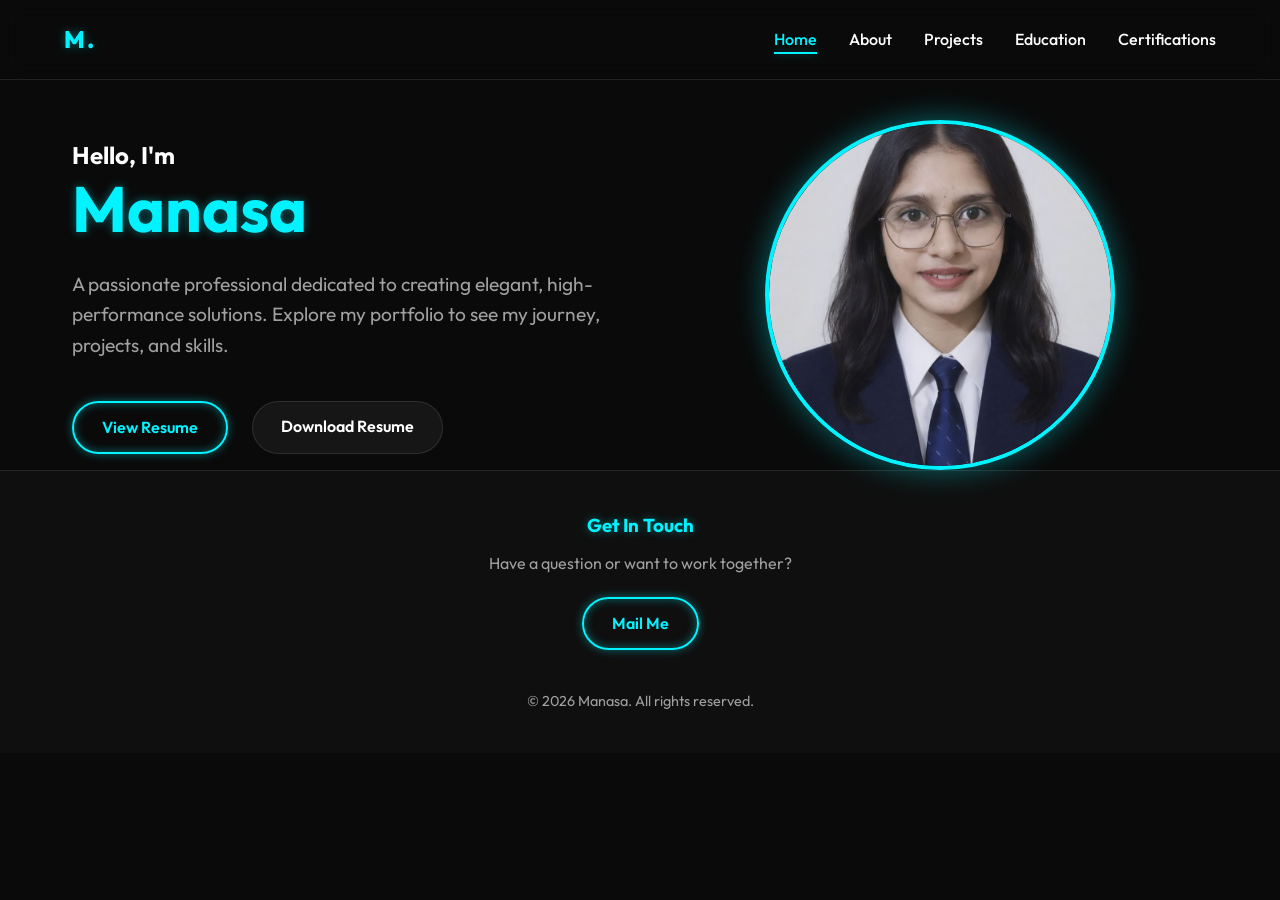
<file: index.html>
<!DOCTYPE html>
<html lang="en">
<head>
    <meta charset="UTF-8">
    <meta name="viewport" content="width=device-width, initial-scale=1.0">
    <title>Manasa | Professional Portfolio</title>
    <!-- Google Fonts -->
    <link rel="preconnect" href="https://fonts.googleapis.com">
    <link rel="preconnect" href="https://fonts.gstatic.com" crossorigin>
    <link href="https://fonts.googleapis.com/css2?family=Outfit:wght@300;400;500;600;700;800&display=swap" rel="stylesheet">
    <link rel="stylesheet" href="style.css">
</head>
<body>

    <!-- Navigation -->
    <nav class="navbar">
        <div class="nav-logo text-neon">M.</div>
        <div class="menu-toggle">
            <span></span>
            <span></span>
            <span></span>
        </div>
        <ul class="nav-links">
            <li><a href="index.html" class="active">Home</a></li>
            <li><a href="about.html">About</a></li>
            <li><a href="projects.html">Projects</a></li>
            <li><a href="education.html">Education</a></li>
            <li><a href="certification.html">Certifications</a></li>
        </ul>
    </nav>

    <!-- Main Content -->
    <main class="container">
        <section id="home" class="hero fade-in">
            <div class="hero-content">
                <h2>Hello, I'm</h2>
                <h1 class="text-neon">Manasa</h1>
                <p>A passionate professional dedicated to creating elegant, high-performance solutions. Explore my portfolio to see my journey, projects, and skills.</p>
                
                <div class="hero-buttons">
                    <!-- Target="_blank" to view in new tab -->
                    <a href="manasa resume.pdf" target="_blank" class="btn btn-primary">View Resume</a>
                    <!-- Download attribute to trigger download -->
                    <a href="manasa resume.pdf" download="Manasa_Resume.pdf" class="btn btn-secondary">Download Resume</a>
                </div>
            </div>
            
            <div class="hero-image-wrapper">
                <img src="manasa photo.jpeg" alt="Manasa Profile Photo" class="hero-image">
            </div>
        </section>
    </main>

    <!-- Global Footer -->
    <footer>
        <div class="container">
            <div class="contact-info fade-in">
                <h3 class="text-neon">Get In Touch</h3>
                <p>Have a question or want to work together?</p>
                <a href="mailto:your.email@example.com" class="btn btn-primary">Mail Me</a>
            </div>
            <p style="margin-top: 40px; color: var(--text-muted); font-size: 0.9rem;">&copy; 2026 Manasa. All rights reserved.</p>
        </div>
    </footer>

    <script src="script.js"></script>
</body>
</html>
</file>
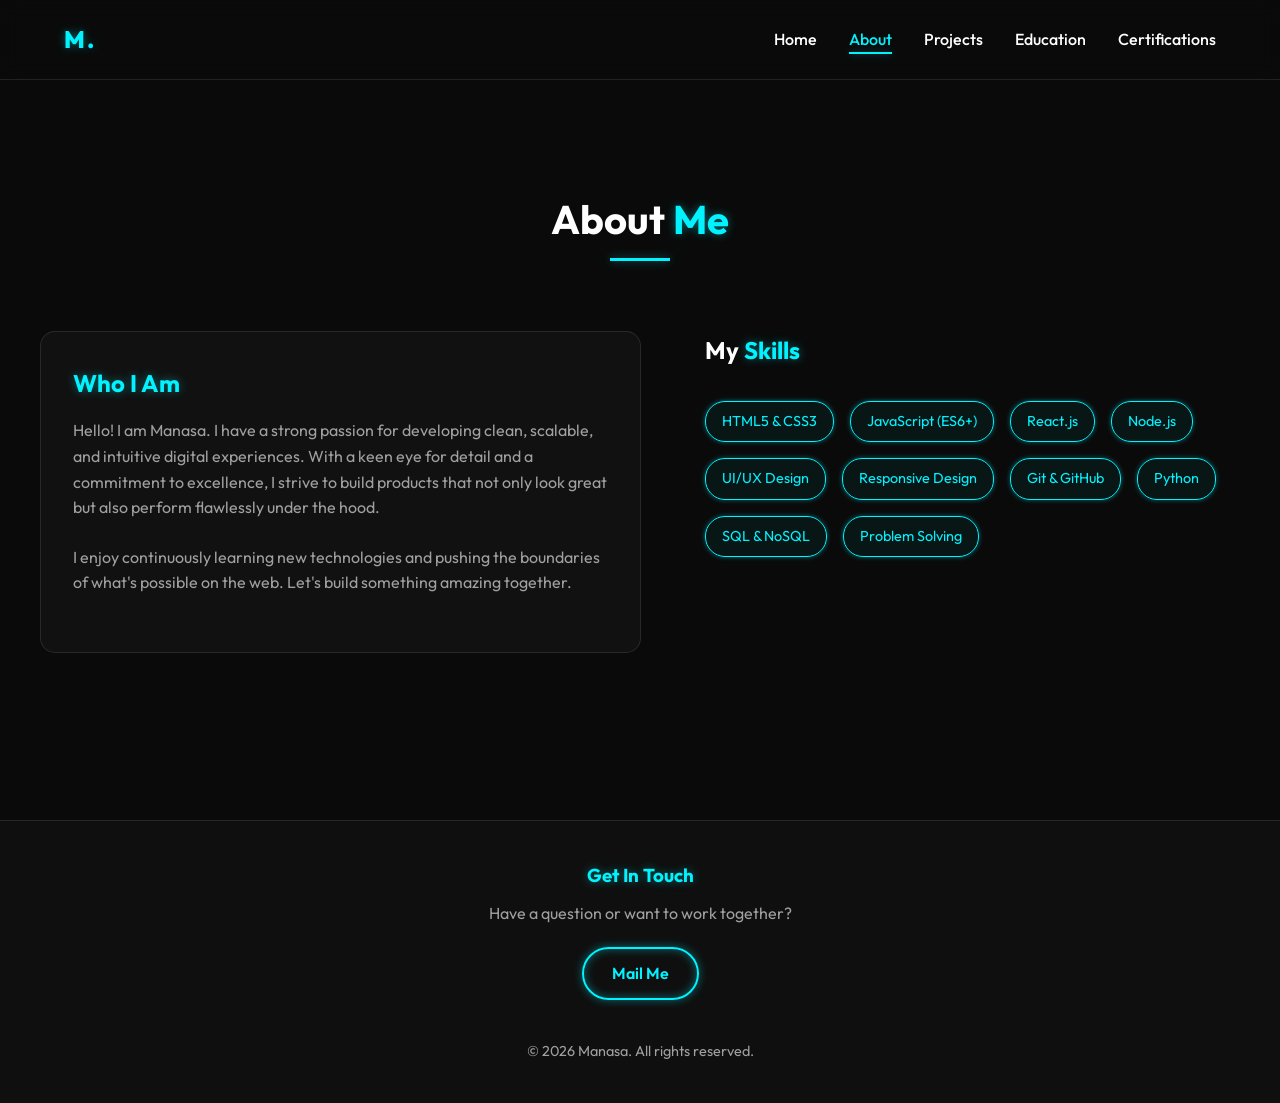
<file: about.html>
<!DOCTYPE html>
<html lang="en">
<head>
    <meta charset="UTF-8">
    <meta name="viewport" content="width=device-width, initial-scale=1.0">
    <title>About - Manasa | Professional Portfolio</title>
    <!-- Google Fonts -->
    <link rel="preconnect" href="https://fonts.googleapis.com">
    <link rel="preconnect" href="https://fonts.gstatic.com" crossorigin>
    <link href="https://fonts.googleapis.com/css2?family=Outfit:wght@300;400;500;600;700;800&display=swap" rel="stylesheet">
    <link rel="stylesheet" href="style.css">
</head>
<body>

    <!-- Navigation -->
    <nav class="navbar">
        <div class="nav-logo text-neon">M.</div>
        <div class="menu-toggle">
            <span></span>
            <span></span>
            <span></span>
        </div>
        <ul class="nav-links">
            <li><a href="index.html">Home</a></li>
            <li><a href="about.html" class="active">About</a></li>
            <li><a href="projects.html">Projects</a></li>
            <li><a href="education.html">Education</a></li>
            <li><a href="certification.html">Certifications</a></li>
        </ul>
    </nav>

    <!-- Main Content -->
    <main class="container section fade-in" style="padding-top: 120px;">
        <h2 class="section-title">About <span class="text-neon">Me</span></h2>
        
        <div style="display: flex; flex-wrap: wrap; gap: 4rem; align-items: flex-start; margin-top: 2rem;">
            <div style="flex: 1; min-width: 300px;" class="card fade-in">
                <h3 class="text-neon">Who I Am</h3>
                <p>Hello! I am Manasa. I have a strong passion for developing clean, scalable, and intuitive digital experiences. With a keen eye for detail and a commitment to excellence, I strive to build products that not only look great but also perform flawlessly under the hood.</p>
                <p>I enjoy continuously learning new technologies and pushing the boundaries of what's possible on the web. Let's build something amazing together.</p>
            </div>
            
            <div style="flex: 1; min-width: 300px;" class="fade-in">
                <h3 style="margin-bottom: 1.5rem; font-size: 1.5rem;">My <span class="text-neon">Skills</span></h3>
                <div class="skills-container">
                    <span class="skill-tag">HTML5 & CSS3</span>
                    <span class="skill-tag">JavaScript (ES6+)</span>
                    <span class="skill-tag">React.js</span>
                    <span class="skill-tag">Node.js</span>
                    <span class="skill-tag">UI/UX Design</span>
                    <span class="skill-tag">Responsive Design</span>
                    <span class="skill-tag">Git & GitHub</span>
                    <span class="skill-tag">Python</span>
                    <span class="skill-tag">SQL & NoSQL</span>
                    <span class="skill-tag">Problem Solving</span>
                </div>
            </div>
        </div>
    </main>

    <!-- Global Footer -->
    <footer>
        <div class="container">
            <div class="contact-info fade-in">
                <h3 class="text-neon">Get In Touch</h3>
                <p>Have a question or want to work together?</p>
                <a href="mailto:your.email@example.com" class="btn btn-primary">Mail Me</a>
            </div>
            <p style="margin-top: 40px; color: var(--text-muted); font-size: 0.9rem;">&copy; 2026 Manasa. All rights reserved.</p>
        </div>
    </footer>

    <script src="script.js"></script>
</body>
</html>
</file>
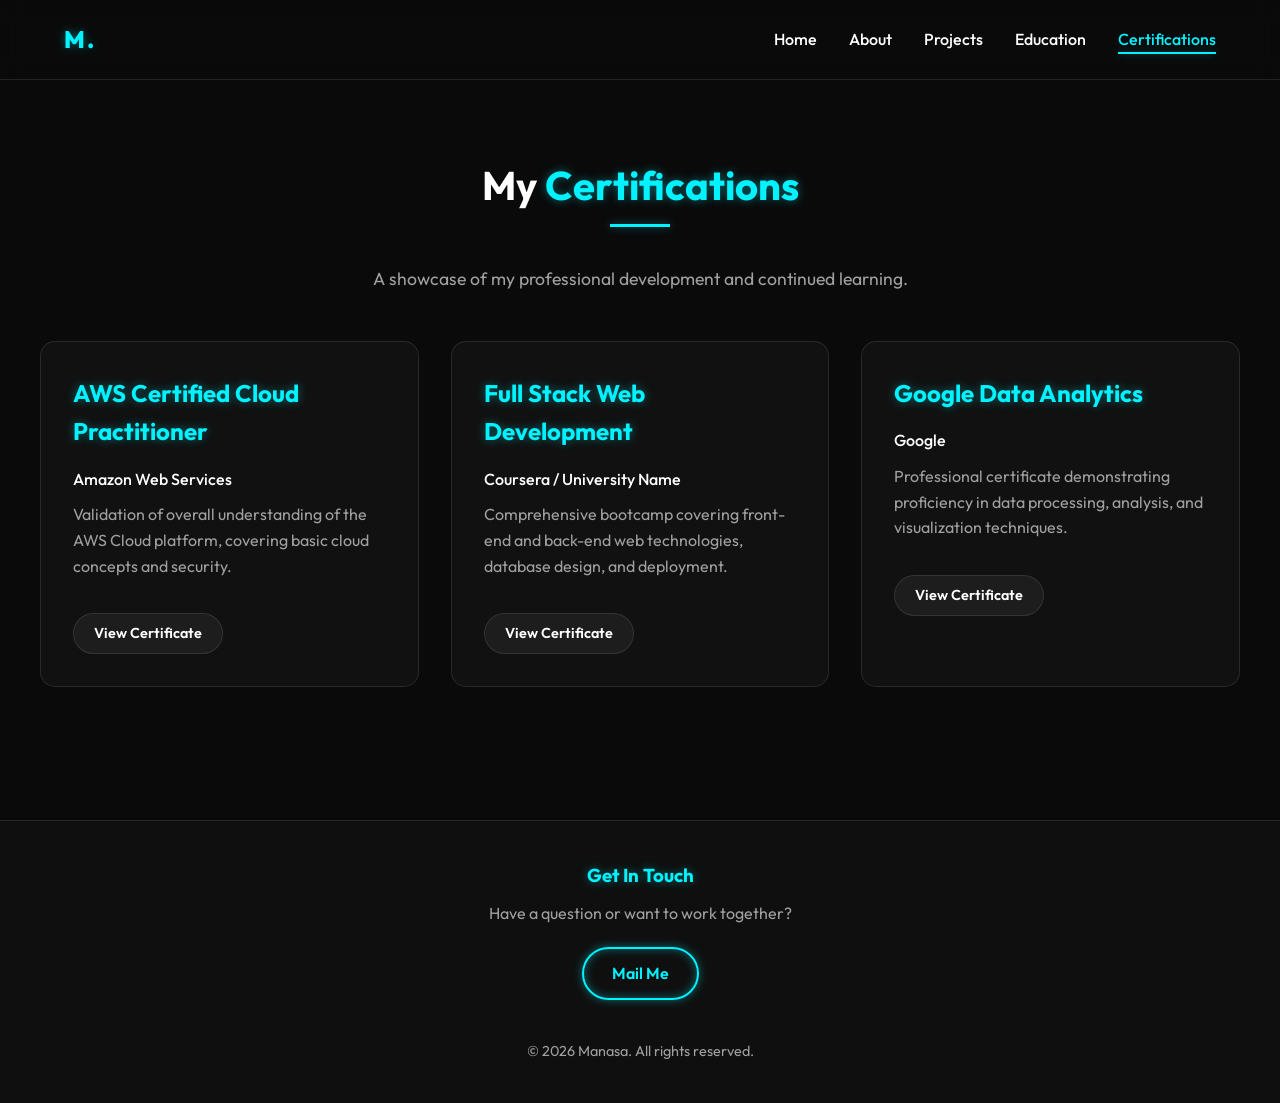
<file: certification.html>
<!DOCTYPE html>
<html lang="en">
<head>
    <meta charset="UTF-8">
    <meta name="viewport" content="width=device-width, initial-scale=1.0">
    <title>Certifications - Manasa | Professional Portfolio</title>
    <!-- Google Fonts -->
    <link rel="preconnect" href="https://fonts.googleapis.com">
    <link rel="preconnect" href="https://fonts.gstatic.com" crossorigin>
    <link href="https://fonts.googleapis.com/css2?family=Outfit:wght@300;400;500;600;700;800&display=swap" rel="stylesheet">
    <link rel="stylesheet" href="style.css">
</head>
<body>

    <!-- Navigation -->
    <nav class="navbar">
        <div class="nav-logo text-neon">M.</div>
        <div class="menu-toggle">
            <span></span>
            <span></span>
            <span></span>
        </div>
        <ul class="nav-links">
            <li><a href="index.html">Home</a></li>
            <li><a href="about.html">About</a></li>
            <li><a href="projects.html">Projects</a></li>
            <li><a href="education.html">Education</a></li>
            <li><a href="certification.html" class="active">Certifications</a></li>
        </ul>
    </nav>

    <!-- Main Content -->
    <main class="container section fade-in" style="padding-top: 120px;">
        <h2 class="section-title">My <span class="text-neon">Certifications</span></h2>
        
        <p style="text-align: center; color: var(--text-muted); margin-bottom: 3rem; font-size: 1.1rem;">
            A showcase of my professional development and continued learning.
        </p>

        <div class="grid">
            <!-- Certification 1 -->
            <div class="card fade-in">
                <h3 class="text-neon">AWS Certified Cloud Practitioner</h3>
                <h4 style="margin-bottom: 10px; font-weight: 500; color: var(--text-main);">Amazon Web Services</h4>
                <p>Validation of overall understanding of the AWS Cloud platform, covering basic cloud concepts and security.</p>
                <!-- Target="_blank" to view certificate image/pdf in new tab -->
                <!-- You can replace href="#" with href="your-certificate.pdf" later -->
                <a href="#" target="_blank" class="btn btn-secondary" style="font-size: 0.9rem; padding: 8px 20px; margin-top: 10px;">View Certificate</a>
            </div>

            <!-- Certification 2 -->
            <div class="card fade-in" style="transition-delay: 0.1s;">
                <h3 class="text-neon">Full Stack Web Development</h3>
                <h4 style="margin-bottom: 10px; font-weight: 500; color: var(--text-main);">Coursera / University Name</h4>
                <p>Comprehensive bootcamp covering front-end and back-end web technologies, database design, and deployment.</p>
                <a href="#" target="_blank" class="btn btn-secondary" style="font-size: 0.9rem; padding: 8px 20px; margin-top: 10px;">View Certificate</a>
            </div>

            <!-- Certification 3 -->
            <div class="card fade-in" style="transition-delay: 0.2s;">
                <h3 class="text-neon">Google Data Analytics</h3>
                <h4 style="margin-bottom: 10px; font-weight: 500; color: var(--text-main);">Google</h4>
                <p>Professional certificate demonstrating proficiency in data processing, analysis, and visualization techniques.</p>
                <a href="#" target="_blank" class="btn btn-secondary" style="font-size: 0.9rem; padding: 8px 20px; margin-top: 10px;">View Certificate</a>
            </div>
        </div>
    </main>

    <!-- Global Footer -->
    <footer>
        <div class="container">
            <div class="contact-info fade-in">
                <h3 class="text-neon">Get In Touch</h3>
                <p>Have a question or want to work together?</p>
                <a href="mailto:your.email@example.com" class="btn btn-primary">Mail Me</a>
            </div>
            <p style="margin-top: 40px; color: var(--text-muted); font-size: 0.9rem;">&copy; 2026 Manasa. All rights reserved.</p>
        </div>
    </footer>

    <script src="script.js"></script>
</body>
</html>
</file>
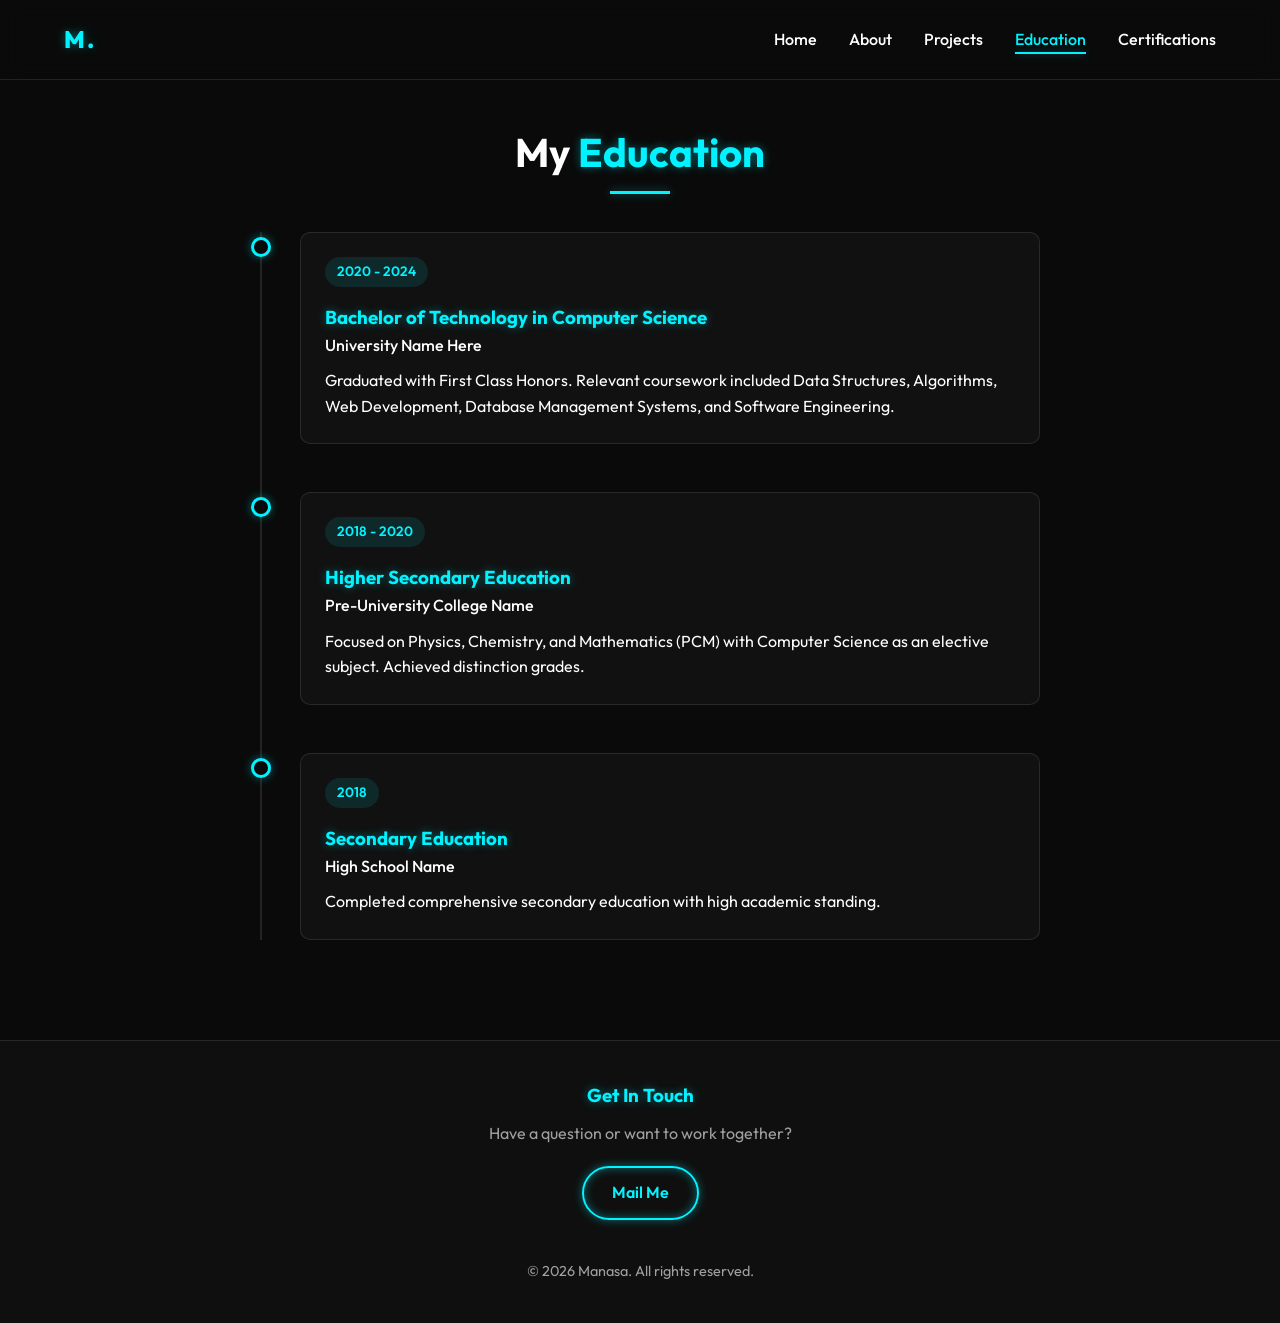
<file: education.html>
<!DOCTYPE html>
<html lang="en">
<head>
    <meta charset="UTF-8">
    <meta name="viewport" content="width=device-width, initial-scale=1.0">
    <title>Education - Manasa | Professional Portfolio</title>
    <!-- Google Fonts -->
    <link rel="preconnect" href="https://fonts.googleapis.com">
    <link rel="preconnect" href="https://fonts.gstatic.com" crossorigin>
    <link href="https://fonts.googleapis.com/css2?family=Outfit:wght@300;400;500;600;700;800&display=swap" rel="stylesheet">
    <link rel="stylesheet" href="style.css">
</head>
<body>

    <!-- Navigation -->
    <nav class="navbar">
        <div class="nav-logo text-neon">M.</div>
        <div class="menu-toggle">
            <span></span>
            <span></span>
            <span></span>
        </div>
        <ul class="nav-links">
            <li><a href="index.html">Home</a></li>
            <li><a href="about.html">About</a></li>
            <li><a href="projects.html">Projects</a></li>
            <li><a href="education.html" class="active">Education</a></li>
            <li><a href="certification.html">Certifications</a></li>
        </ul>
    </nav>

    <!-- Main Content -->
    <main class="container section fade-in" style="padding-top: 120px;">
        <h2 class="section-title">My <span class="text-neon">Education</span></h2>
        
        <div class="timeline">
            <!-- Education Item 1 -->
            <div class="timeline-item fade-in">
                <div class="timeline-dot"></div>
                <div class="timeline-content">
                    <span class="timeline-date">2020 - 2024</span>
                    <h3 class="text-neon">Bachelor of Technology in Computer Science</h3>
                    <h4 style="margin-bottom: 10px; font-weight: 500; color: var(--text-main);">University Name Here</h4>
                    <p>Graduated with First Class Honors. Relevant coursework included Data Structures, Algorithms, Web Development, Database Management Systems, and Software Engineering.</p>
                </div>
            </div>

            <!-- Education Item 2 -->
            <div class="timeline-item fade-in" style="transition-delay: 0.1s;">
                <div class="timeline-dot"></div>
                <div class="timeline-content">
                    <span class="timeline-date">2018 - 2020</span>
                    <h3 class="text-neon">Higher Secondary Education</h3>
                    <h4 style="margin-bottom: 10px; font-weight: 500; color: var(--text-main);">Pre-University College Name</h4>
                    <p>Focused on Physics, Chemistry, and Mathematics (PCM) with Computer Science as an elective subject. Achieved distinction grades.</p>
                </div>
            </div>

            <!-- Education Item 3 -->
            <div class="timeline-item fade-in" style="transition-delay: 0.2s;">
                <div class="timeline-dot"></div>
                <div class="timeline-content">
                    <span class="timeline-date">2018</span>
                    <h3 class="text-neon">Secondary Education</h3>
                    <h4 style="margin-bottom: 10px; font-weight: 500; color: var(--text-main);">High School Name</h4>
                    <p>Completed comprehensive secondary education with high academic standing.</p>
                </div>
            </div>
        </div>
    </main>

    <!-- Global Footer -->
    <footer>
        <div class="container">
            <div class="contact-info fade-in">
                <h3 class="text-neon">Get In Touch</h3>
                <p>Have a question or want to work together?</p>
                <a href="mailto:your.email@example.com" class="btn btn-primary">Mail Me</a>
            </div>
            <p style="margin-top: 40px; color: var(--text-muted); font-size: 0.9rem;">&copy; 2026 Manasa. All rights reserved.</p>
        </div>
    </footer>

    <script src="script.js"></script>
</body>
</html>
</file>
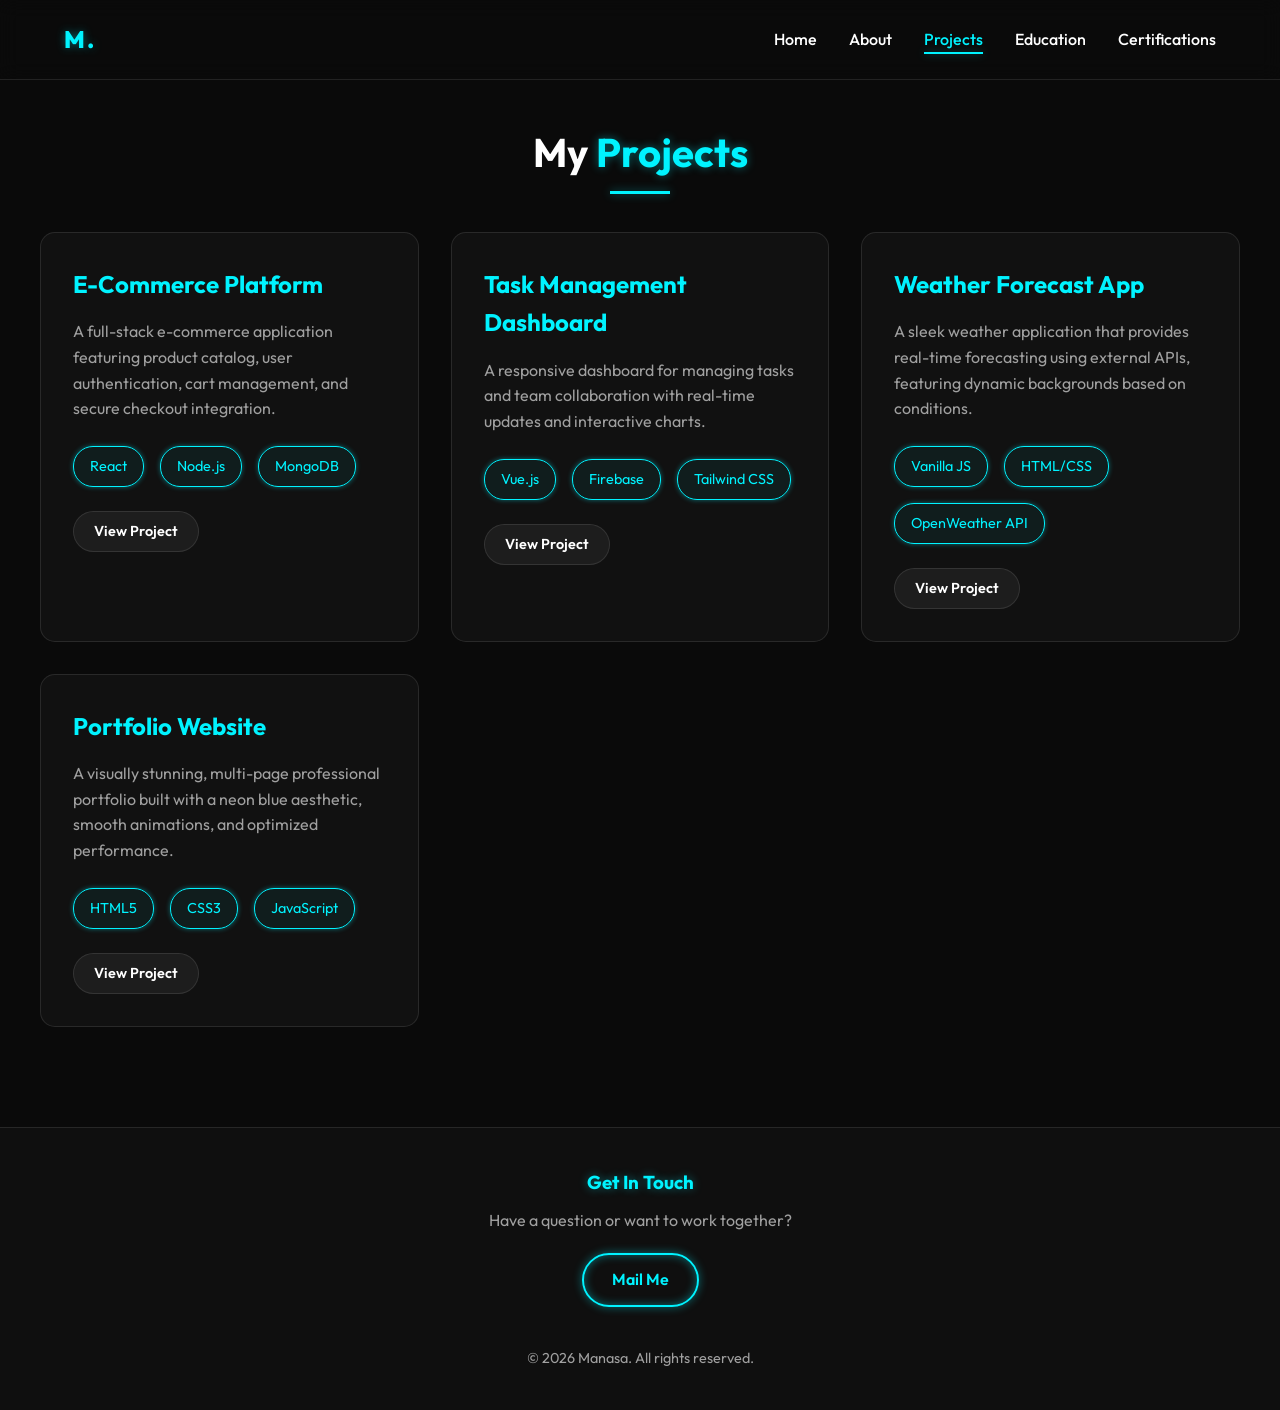
<file: projects.html>
<!DOCTYPE html>
<html lang="en">
<head>
    <meta charset="UTF-8">
    <meta name="viewport" content="width=device-width, initial-scale=1.0">
    <title>Projects - Manasa | Professional Portfolio</title>
    <!-- Google Fonts -->
    <link rel="preconnect" href="https://fonts.googleapis.com">
    <link rel="preconnect" href="https://fonts.gstatic.com" crossorigin>
    <link href="https://fonts.googleapis.com/css2?family=Outfit:wght@300;400;500;600;700;800&display=swap" rel="stylesheet">
    <link rel="stylesheet" href="style.css">
</head>
<body>

    <!-- Navigation -->
    <nav class="navbar">
        <div class="nav-logo text-neon">M.</div>
        <div class="menu-toggle">
            <span></span>
            <span></span>
            <span></span>
        </div>
        <ul class="nav-links">
            <li><a href="index.html">Home</a></li>
            <li><a href="about.html">About</a></li>
            <li><a href="projects.html" class="active">Projects</a></li>
            <li><a href="education.html">Education</a></li>
            <li><a href="certification.html">Certifications</a></li>
        </ul>
    </nav>

    <!-- Main Content -->
    <main class="container section fade-in" style="padding-top: 120px;">
        <h2 class="section-title">My <span class="text-neon">Projects</span></h2>
        
        <div class="grid">
            <!-- Project 1 -->
            <div class="card fade-in">
                <h3>E-Commerce Platform</h3>
                <p>A full-stack e-commerce application featuring product catalog, user authentication, cart management, and secure checkout integration.</p>
                <div class="skills-container" style="margin-top: 1rem; margin-bottom: 1.5rem;">
                    <span class="skill-tag">React</span>
                    <span class="skill-tag">Node.js</span>
                    <span class="skill-tag">MongoDB</span>
                </div>
                <a href="#" class="btn btn-secondary" style="font-size: 0.9rem; padding: 8px 20px;">View Project</a>
            </div>

            <!-- Project 2 -->
            <div class="card fade-in" style="transition-delay: 0.1s;">
                <h3>Task Management Dashboard</h3>
                <p>A responsive dashboard for managing tasks and team collaboration with real-time updates and interactive charts.</p>
                <div class="skills-container" style="margin-top: 1rem; margin-bottom: 1.5rem;">
                    <span class="skill-tag">Vue.js</span>
                    <span class="skill-tag">Firebase</span>
                    <span class="skill-tag">Tailwind CSS</span>
                </div>
                <a href="#" class="btn btn-secondary" style="font-size: 0.9rem; padding: 8px 20px;">View Project</a>
            </div>

            <!-- Project 3 -->
            <div class="card fade-in" style="transition-delay: 0.2s;">
                <h3>Weather Forecast App</h3>
                <p>A sleek weather application that provides real-time forecasting using external APIs, featuring dynamic backgrounds based on conditions.</p>
                <div class="skills-container" style="margin-top: 1rem; margin-bottom: 1.5rem;">
                    <span class="skill-tag">Vanilla JS</span>
                    <span class="skill-tag">HTML/CSS</span>
                    <span class="skill-tag">OpenWeather API</span>
                </div>
                <a href="#" class="btn btn-secondary" style="font-size: 0.9rem; padding: 8px 20px;">View Project</a>
            </div>
            
            <!-- Project 4 -->
            <div class="card fade-in" style="transition-delay: 0.3s;">
                <h3>Portfolio Website</h3>
                <p>A visually stunning, multi-page professional portfolio built with a neon blue aesthetic, smooth animations, and optimized performance.</p>
                <div class="skills-container" style="margin-top: 1rem; margin-bottom: 1.5rem;">
                    <span class="skill-tag">HTML5</span>
                    <span class="skill-tag">CSS3</span>
                    <span class="skill-tag">JavaScript</span>
                </div>
                <a href="#" class="btn btn-secondary" style="font-size: 0.9rem; padding: 8px 20px;">View Project</a>
            </div>
        </div>
    </main>

    <!-- Global Footer -->
    <footer>
        <div class="container">
            <div class="contact-info fade-in">
                <h3 class="text-neon">Get In Touch</h3>
                <p>Have a question or want to work together?</p>
                <a href="mailto:your.email@example.com" class="btn btn-primary">Mail Me</a>
            </div>
            <p style="margin-top: 40px; color: var(--text-muted); font-size: 0.9rem;">&copy; 2026 Manasa. All rights reserved.</p>
        </div>
    </footer>

    <script src="script.js"></script>
</body>
</html>
</file>
<file: style.css>
:root {
    --bg-color: #0a0a0a;
    --text-main: #ffffff;
    --text-muted: #a0a0a0;
    --neon-blue: #00f3ff;
    --neon-blue-glow: rgba(0, 243, 255, 0.4);
    --card-bg: rgba(255, 255, 255, 0.03);
    --border-color: rgba(255, 255, 255, 0.1);
    
    --font-main: 'Outfit', sans-serif;
}

* {
    margin: 0;
    padding: 0;
    box-sizing: border-box;
}

body {
    background-color: var(--bg-color);
    color: var(--text-main);
    font-family: var(--font-main);
    line-height: 1.6;
    overflow-x: hidden;
}

a {
    text-decoration: none;
    color: inherit;
    transition: color 0.3s ease;
}

/* Typography */
h1, h2, h3 {
    font-weight: 700;
}

.text-neon {
    color: var(--neon-blue);
    text-shadow: 0 0 10px var(--neon-blue-glow);
}

/* Layout Utilities */
.container {
    max-width: 1200px;
    margin: 0 auto;
    padding: 0 2rem;
}

.section {
    padding: 100px 0;
    min-height: calc(100vh - 80px); /* Adjusting for navbar */
    display: flex;
    flex-direction: column;
    justify-content: center;
}

/* Navbar */
.navbar {
    position: fixed;
    top: 0;
    width: 100%;
    height: 80px;
    display: flex;
    justify-content: space-between;
    align-items: center;
    padding: 0 5%;
    background: rgba(10, 10, 10, 0.8);
    backdrop-filter: blur(10px);
    border-bottom: 1px solid var(--border-color);
    z-index: 1000;
    transition: all 0.3s ease;
}

.nav-logo {
    font-size: 1.5rem;
    font-weight: 800;
    letter-spacing: 2px;
}

.nav-links {
    display: flex;
    gap: 2rem;
    list-style: none;
}

.nav-links a {
    font-size: 1rem;
    font-weight: 500;
    position: relative;
    padding-bottom: 5px;
}

.nav-links a::after {
    content: '';
    position: absolute;
    bottom: 0;
    left: 0;
    width: 0;
    height: 2px;
    background-color: var(--neon-blue);
    transition: width 0.3s ease;
    box-shadow: 0 0 8px var(--neon-blue-glow);
}

.nav-links a:hover::after, .nav-links a.active::after {
    width: 100%;
}

.nav-links a:hover, .nav-links a.active {
    color: var(--neon-blue);
}

/* Mobile Menu Toggle */
.menu-toggle {
    display: none;
    flex-direction: column;
    cursor: pointer;
    gap: 5px;
}

.menu-toggle span {
    width: 25px;
    height: 3px;
    background-color: var(--text-main);
    transition: 0.3s;
}

/* Buttons */
.btn {
    display: inline-block;
    padding: 12px 28px;
    border-radius: 30px;
    font-weight: 600;
    font-size: 1rem;
    cursor: pointer;
    transition: all 0.3s ease;
    border: none;
    outline: none;
}

.btn-primary {
    background-color: transparent;
    color: var(--neon-blue);
    border: 2px solid var(--neon-blue);
    box-shadow: 0 0 10px var(--neon-blue-glow), inset 0 0 10px var(--neon-blue-glow);
}

.btn-primary:hover {
    background-color: var(--neon-blue);
    color: var(--bg-color);
    box-shadow: 0 0 20px var(--neon-blue), 0 0 40px var(--neon-blue);
}

.btn-secondary {
    background-color: rgba(255, 255, 255, 0.05);
    color: var(--text-main);
    border: 1px solid var(--border-color);
}

.btn-secondary:hover {
    background-color: rgba(255, 255, 255, 0.1);
    border-color: var(--text-main);
}

/* Hero Section */
.hero {
    display: flex;
    align-items: center;
    justify-content: space-between;
    gap: 4rem;
    padding-top: 120px;
}

.hero-content {
    flex: 1;
}

.hero-content h1 {
    font-size: 4rem;
    line-height: 1.1;
    margin-bottom: 1.5rem;
}

.hero-content p {
    font-size: 1.2rem;
    color: var(--text-muted);
    margin-bottom: 2.5rem;
    max-width: 600px;
}

.hero-buttons {
    display: flex;
    gap: 1.5rem;
}

.hero-image-wrapper {
    flex: 1;
    display: flex;
    justify-content: center;
    align-items: center;
}

.hero-image {
    width: 350px;
    height: 350px;
    border-radius: 50%;
    object-fit: cover;
    border: 4px solid var(--neon-blue);
    box-shadow: 0 0 30px var(--neon-blue-glow);
    animation: float 6s ease-in-out infinite;
}

@keyframes float {
    0% { transform: translateY(0px); }
    50% { transform: translateY(-20px); }
    100% { transform: translateY(0px); }
}

/* Section Titles */
.section-title {
    font-size: 2.5rem;
    margin-bottom: 3rem;
    text-align: center;
    position: relative;
    display: inline-block;
    left: 50%;
    transform: translateX(-50%);
}

.section-title::after {
    content: '';
    position: absolute;
    bottom: -10px;
    left: 50%;
    transform: translateX(-50%);
    width: 60px;
    height: 3px;
    background-color: var(--neon-blue);
    box-shadow: 0 0 10px var(--neon-blue-glow);
}

/* Cards (Projects, Certifications) */
.grid {
    display: grid;
    grid-template-columns: repeat(auto-fill, minmax(320px, 1fr));
    gap: 2rem;
}

.card {
    background: var(--card-bg);
    border: 1px solid var(--border-color);
    border-radius: 15px;
    padding: 2rem;
    transition: all 0.4s ease;
    position: relative;
    overflow: hidden;
}

.card::before {
    content: '';
    position: absolute;
    top: 0;
    left: -100%;
    width: 100%;
    height: 2px;
    background: linear-gradient(90deg, transparent, var(--neon-blue));
    transition: left 0.4s ease;
}

.card:hover {
    transform: translateY(-10px);
    border-color: rgba(0, 243, 255, 0.3);
    box-shadow: 0 10px 30px rgba(0, 0, 0, 0.5), 0 0 15px var(--neon-blue-glow);
}

.card:hover::before {
    left: 100%;
}

.card h3 {
    font-size: 1.5rem;
    margin-bottom: 1rem;
    color: var(--neon-blue);
}

.card p {
    color: var(--text-muted);
    margin-bottom: 1.5rem;
}

/* Skills Tags */
.skills-container {
    display: flex;
    flex-wrap: wrap;
    gap: 1rem;
    margin-top: 2rem;
}

.skill-tag {
    padding: 8px 16px;
    background: rgba(0, 243, 255, 0.05);
    border: 1px solid var(--neon-blue);
    border-radius: 20px;
    font-size: 0.9rem;
    color: var(--neon-blue);
    box-shadow: 0 0 5px var(--neon-blue-glow);
    transition: all 0.3s ease;
}

.skill-tag:hover {
    background: var(--neon-blue);
    color: var(--bg-color);
    box-shadow: 0 0 15px var(--neon-blue);
}

/* Education Timeline */
.timeline {
    position: relative;
    max-width: 800px;
    margin: 0 auto;
}

.timeline::before {
    content: '';
    position: absolute;
    top: 0;
    left: 20px;
    height: 100%;
    width: 2px;
    background: var(--border-color);
}

.timeline-item {
    position: relative;
    padding-left: 60px;
    margin-bottom: 3rem;
}

.timeline-item:last-child {
    margin-bottom: 0;
}

.timeline-dot {
    position: absolute;
    left: 11px;
    top: 5px;
    width: 20px;
    height: 20px;
    background: var(--bg-color);
    border: 3px solid var(--neon-blue);
    border-radius: 50%;
    box-shadow: 0 0 10px var(--neon-blue-glow);
    z-index: 2;
}

.timeline-content {
    background: var(--card-bg);
    border: 1px solid var(--border-color);
    border-radius: 10px;
    padding: 1.5rem;
    transition: all 0.3s ease;
}

.timeline-content:hover {
    border-color: rgba(0, 243, 255, 0.3);
    box-shadow: 0 0 15px var(--neon-blue-glow);
}

.timeline-date {
    display: inline-block;
    padding: 4px 12px;
    background: rgba(0, 243, 255, 0.1);
    color: var(--neon-blue);
    border-radius: 20px;
    font-size: 0.85rem;
    margin-bottom: 1rem;
    font-weight: 600;
}

/* Footer / Contact */
footer {
    background: rgba(255, 255, 255, 0.02);
    border-top: 1px solid var(--border-color);
    padding: 40px 0;
    text-align: center;
    margin-top: auto;
}

.contact-info {
    margin-bottom: 20px;
}

.contact-info h3 {
    margin-bottom: 10px;
}

.contact-info p {
    color: var(--text-muted);
    margin-bottom: 20px;
}

/* Animations */
.fade-in {
    opacity: 0;
    transform: translateY(30px);
    transition: opacity 0.8s ease, transform 0.8s ease;
}

.fade-in.appear {
    opacity: 1;
    transform: translateY(0);
}

/* Responsive */
@media (max-width: 900px) {
    .hero {
        flex-direction: column-reverse;
        text-align: center;
        padding-top: 100px;
    }
    
    .hero-content h1 {
        font-size: 3rem;
    }
    
    .hero-buttons {
        justify-content: center;
    }
    
    .hero-image {
        width: 250px;
        height: 250px;
    }
}

@media (max-width: 768px) {
    .menu-toggle {
        display: flex;
    }
    
    .nav-links {
        position: fixed;
        top: 80px;
        left: -100%;
        width: 100%;
        height: calc(100vh - 80px);
        background: rgba(10, 10, 10, 0.95);
        backdrop-filter: blur(10px);
        flex-direction: column;
        align-items: center;
        justify-content: center;
        gap: 2rem;
        transition: 0.3s;
    }
    
    .nav-links.active {
        left: 0;
    }
    
    .nav-links a {
        font-size: 1.5rem;
    }
}
</file>
